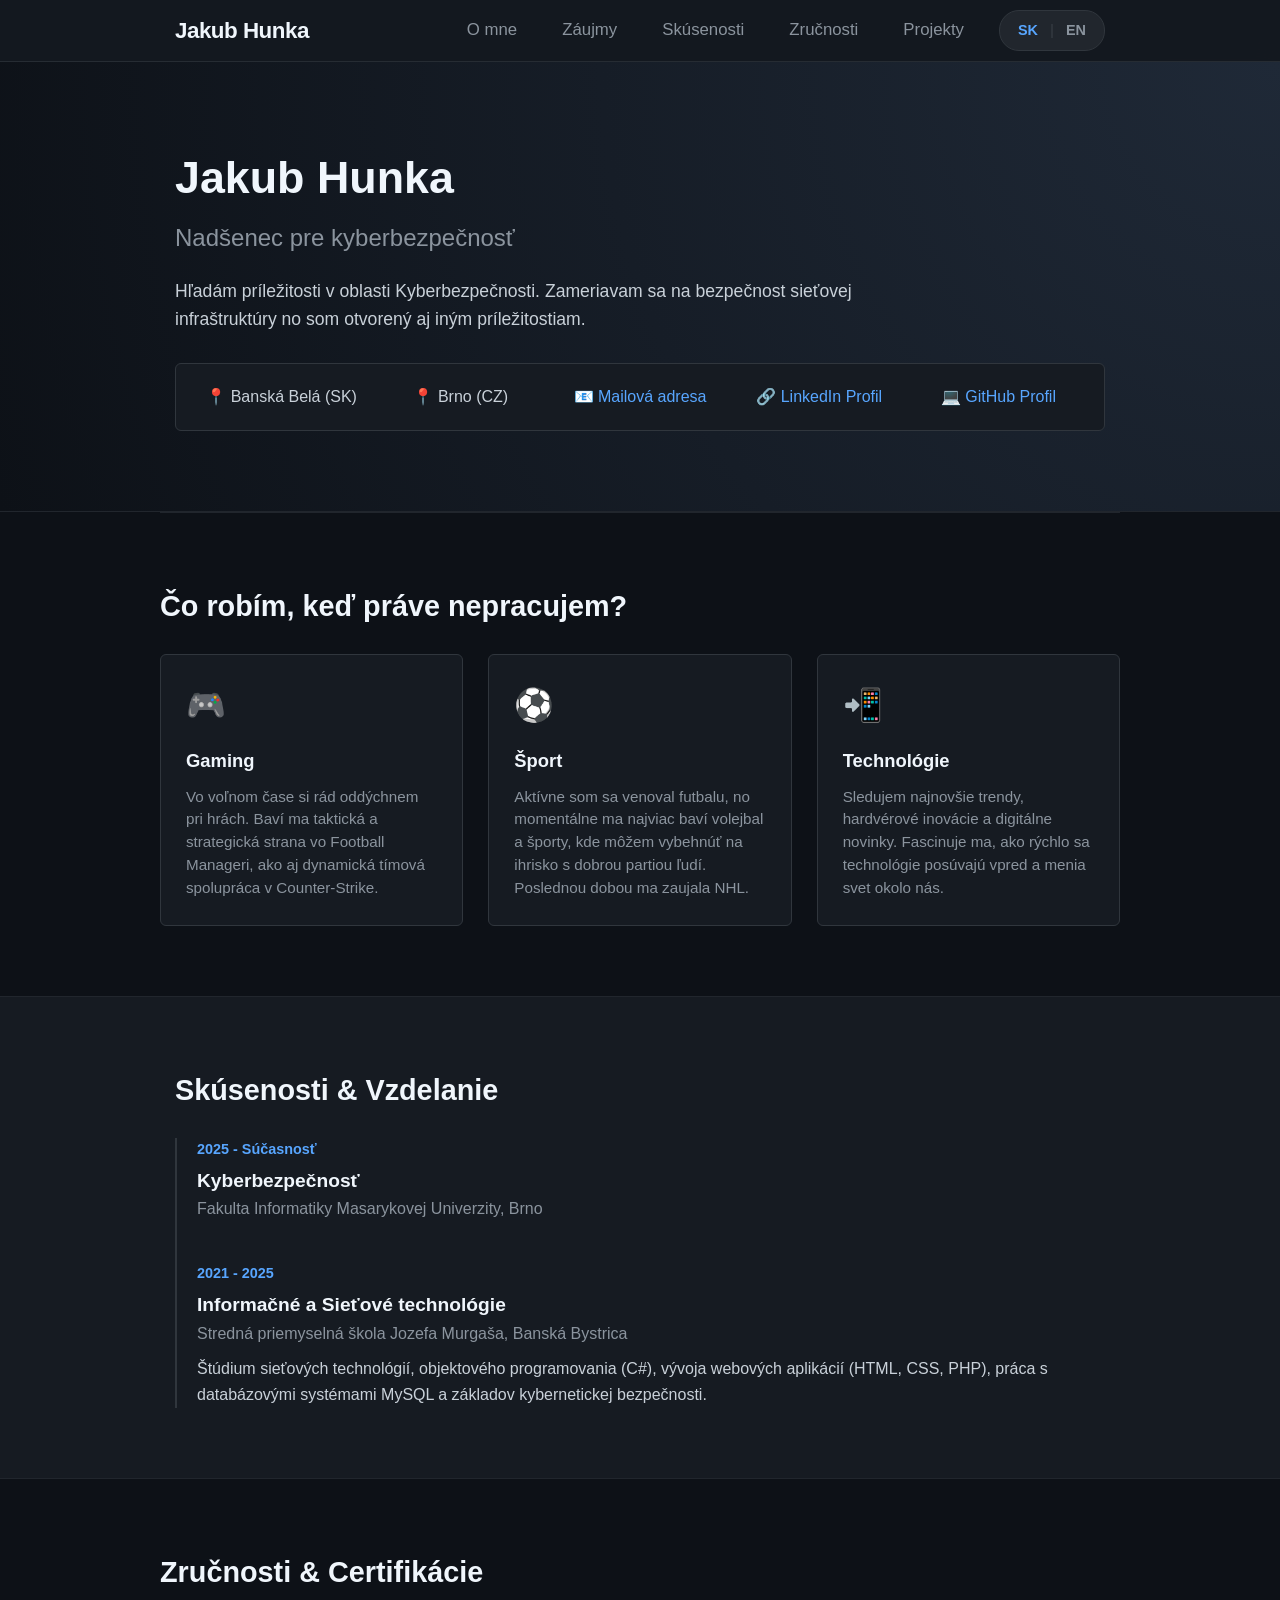
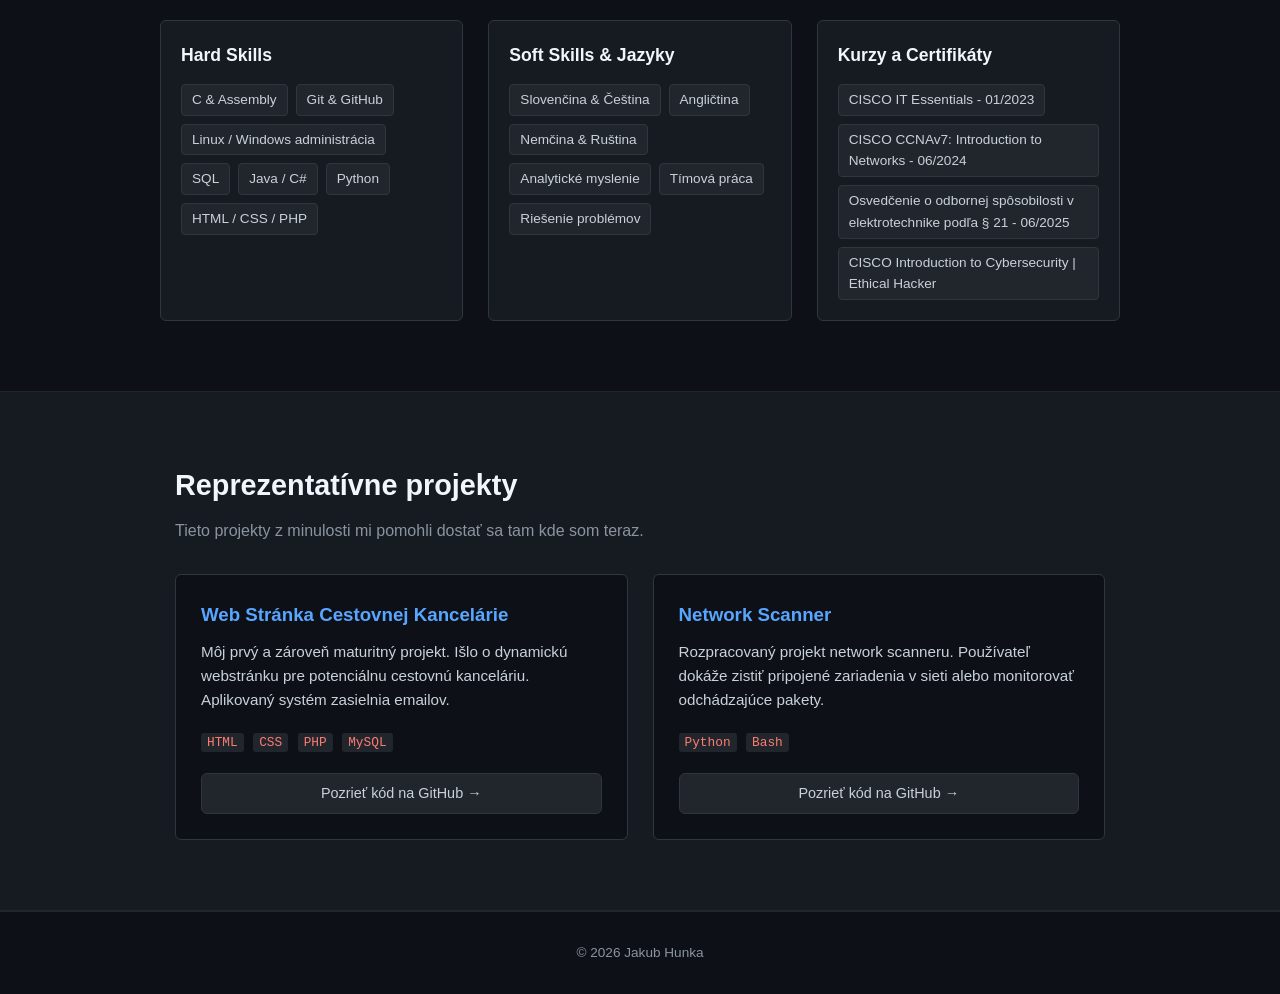
<file: index.html>
<!DOCTYPE html>
<html lang="sk">
<head>
    <!-- Google tag (gtag.js) -->
    <script async src="https://www.googletagmanager.com/gtag/js?id=G-4S1DSE2SJJ"></script>
    <script>
      window.dataLayer = window.dataLayer || [];
      function gtag(){dataLayer.push(arguments);}
      gtag('js', new Date());
    
      gtag('config', 'G-4S1DSE2SJJ');
    </script>
    <meta charset="UTF-8">
    <meta name="viewport" content="width=device-width, initial-scale=1.0">
    <title>Jakub Hunka | Cybersecurity enthusiast</title>
    <link rel="stylesheet" href="style.css">
    <link rel="icon" href="data:image/svg+xml,<svg xmlns='http://www.w3.org/2000/svg' viewBox='0 0 100 100'><text y='0.9em' font-size='90'>🛡️</text></svg>">
<body>

    <header>
        <nav class="container">
            <div class="logo">Jakub Hunka</div>
            
            <div class="nav-right">
                <ul class="nav-links">
                    <li><a href="#hero">O mne</a></li>
                    <li><a href="#interests">Záujmy</a></li>
                    <li><a href="#experience">Skúsenosti</a></li>
                    <li><a href="#skills">Zručnosti</a></li>
                    <li><a href="#projects">Projekty</a></li>
                </ul>
                
                <div class="lang-switch">
                    <a href="index.html" class="lang-btn active">SK</a>
                    <span class="lang-divider">|</span>
                    <a href="en.html" class="lang-btn">EN</a>
                </div>
            </div>
        </nav>
    </header>

    
    <section id="hero" class="hero">
        <div class="container hero-grid">
            <div class="hero-text">
                <h1>Jakub Hunka</h1>
                <h2> Nadšenec pre kyberbezpečnosť</h2>
                <p class="tagline">Hľadám príležitosti v oblasti Kyberbezpečnosti. Zameriavam sa na bezpečnost sieťovej infraštruktúry no som otvorený aj iným príležitostiam.</p>
                
                <div class="quick-contact">
                    <p>📍 Banská Belá (SK)</p>
                    <p>📍 Brno (CZ)</p>
                    <p>📧 <a href="mailto:heroxxsvk@gmail.com">Mailová adresa</a></p>
                    <p>🔗 <a href="https://www.linkedin.com/in/jakub-hunka-9722633a0/" target="_blank">LinkedIn Profil</a></p>
                    <p>💻 <a href="https://github.com/HeroXXSK" target="_blank">GitHub Profil</a></p>
                </div>
            </div>
        </div>
    </section>

    <!--<section id="about" class="container section">
    </section>-->
    <section id="interests" class="container section border-top">
        <h2>Čo robím, keď práve nepracujem?</h2>
        
        <div class="interests-grid">
            <div class="interest-card">
                <span class="interest-icon">🎮</span>
                <h3>Gaming</h3>
                <p>Vo voľnom čase si rád oddýchnem pri hrách. Baví ma taktická a strategická strana vo Football Manageri, ako aj dynamická tímová spolupráca v Counter-Strike.</p>
            </div>

            <div class="interest-card">
                <span class="interest-icon">⚽</span>
                <h3>Šport</h3>
                <p>Aktívne som sa venoval futbalu, no momentálne ma najviac baví volejbal a športy, kde môžem vybehnúť na ihrisko s dobrou partiou ľudí. Poslednou dobou ma zaujala NHL.</p>
            </div>

            <div class="interest-card">
                <span class="interest-icon">📲</span>
                <h3>Technológie</h3>
                <p>Sledujem najnovšie trendy, hardvérové inovácie a digitálne novinky. Fascinuje ma, ako rýchlo sa technológie posúvajú vpred a menia svet okolo nás.</p>
            </div>
        </div>
    </section>

    <section id="experience" class="bg-dark-accent section">
        <div class="container">
            <h2>Skúsenosti & Vzdelanie</h2>
            <div class="timeline">
                
                <div class="timeline-item">
                    <div class="timeline-date">2025 - Súčasnosť</div>
                    <div class="timeline-content">
                        <h3>Kyberbezpečnosť</h3>
                        <h4>Fakulta Informatiky Masarykovej Univerzity, Brno</h4>
                        <p></p>
                    </div>
                </div>

                <div class="timeline-item">
                    <div class="timeline-date">2021 - 2025</div>
                    <div class="timeline-content">
                        <h3>Informačné a Sieťové technológie</h3>
                        <h4>Stredná priemyselná škola Jozefa Murgaša, Banská Bystrica</h4>
                        <p>Štúdium sieťových technológií, objektového programovania (C#), vývoja webových aplikácií (HTML, CSS, PHP), práca s databázovými systémami MySQL a základov kybernetickej bezpečnosti.</p>
                    </div>
                </div>

            </div>
        </div>
    </section>

    <section id="skills" class="container section">
        <h2>Zručnosti & Certifikácie</h2>
        <div class="skills-grid">
            
            <div class="skill-card">
                <h3>Hard Skills</h3>
                <div class="skill-tags">
                    <span class="no-tooltip" data-tooltip="">C & Assembly</span>
                    <span class="no-tooltip" data-tooltip="">Git & GitHub</span>
                    <span class="no-tooltip" data-tooltip="">Linux / Windows administrácia</span>
                    <span class="no-tooltip" data-tooltip="">SQL</span>
                    <span class="no-tooltip" data-tooltip="">Java / C#</span>
                    <span class="no-tooltip" data-tooltip="">Python</span>
                    <span class="no-tooltip" data-tooltip="">HTML / CSS / PHP </span>
                </div>
            </div>

            <div class="skill-card">
                <h3>Soft Skills & Jazyky</h3>
                <div class="skill-tags">
                    <span class="no-tooltip" data-tooltip="Rodný jazyk">Slovenčina & Čeština</span>
                    <span class="no-tooltip" data-tooltip="">Angličtina</span>
                    <span class="no-tooltip" data-tooltip="">Nemčina & Ruština</span>
                    <span class="no-tooltip" data-tooltip="">Analytické myslenie</span>
                    <span class="no-tooltip" data-tooltip="">Tímová práca</span>
                    <span class="no-tooltip" data-tooltip="">Riešenie problémov</span>
                </div>
            </div>

            <div class="skill-card">
                <h3>Kurzy a Certifikáty</h3>
                <div class="skill-tags">
                    <span class="no-tooltip">CISCO IT Essentials - 01/2023</span>
                    <span class="no-tooltip">CISCO CCNAv7: Introduction to Networks - 06/2024</span>
                    <span class="no-tooltip">Osvedčenie o odbornej spôsobilosti v elektrotechnike podľa § 21 - 06/2025</span>
                    <span class="no-tooltip">CISCO Introduction to Cybersecurity | Ethical Hacker</span>
                </div>
            </div>

        </div>
    </section>

    <section id="projects" class="bg-dark-accent section">
        <div class="container">
            <h2>Reprezentatívne projekty</h2>
            <p class="section-intro">Tieto projekty z minulosti mi pomohli dostať sa tam kde som teraz.</p>
            
            <div class="projects-grid">
                
                <div class="project-box">
                    <h3>Web Stránka Cestovnej Kancelárie</h3>
                    <p>Môj prvý a zároveň maturitný projekt. Išlo o dynamickú webstránku pre potenciálnu cestovnú kanceláriu. Aplikovaný systém zasielnia emailov.</p>
                    <div class="project-tech">
                        <code>HTML</code> <code>CSS</code> <code>PHP</code> <code>MySQL</code>
                    </div>
                    <a href="https://github.com/HeroXXSK/MaturitnyProjekt" class="github-btn" target="_blank">Pozrieť kód na GitHub &rarr;</a>
                </div>

                <div class="project-box">
                    <h3>Network Scanner</h3>
                    <p>Rozpracovaný projekt network scanneru. Používateľ dokáže zistiť pripojené zariadenia v sieti alebo monitorovať odchádzajúce pakety.</p>
                    <div class="project-tech">
                        <code>Python</code> <code>Bash</code>
                    </div>
                    <a href="https://github.com/HeroXXSK/network-scanner" class="github-btn" target="_blank">Pozrieť kód na GitHub &rarr;</a>
                </div>

            </div>
        </div>
    </section>

    <!-- Pätička -->
    <footer>
        <div class="container footer-content">
            <p>&copy; 2026 Jakub Hunka</p>
        </div>
    </footer>

</body>
</html>
</file>
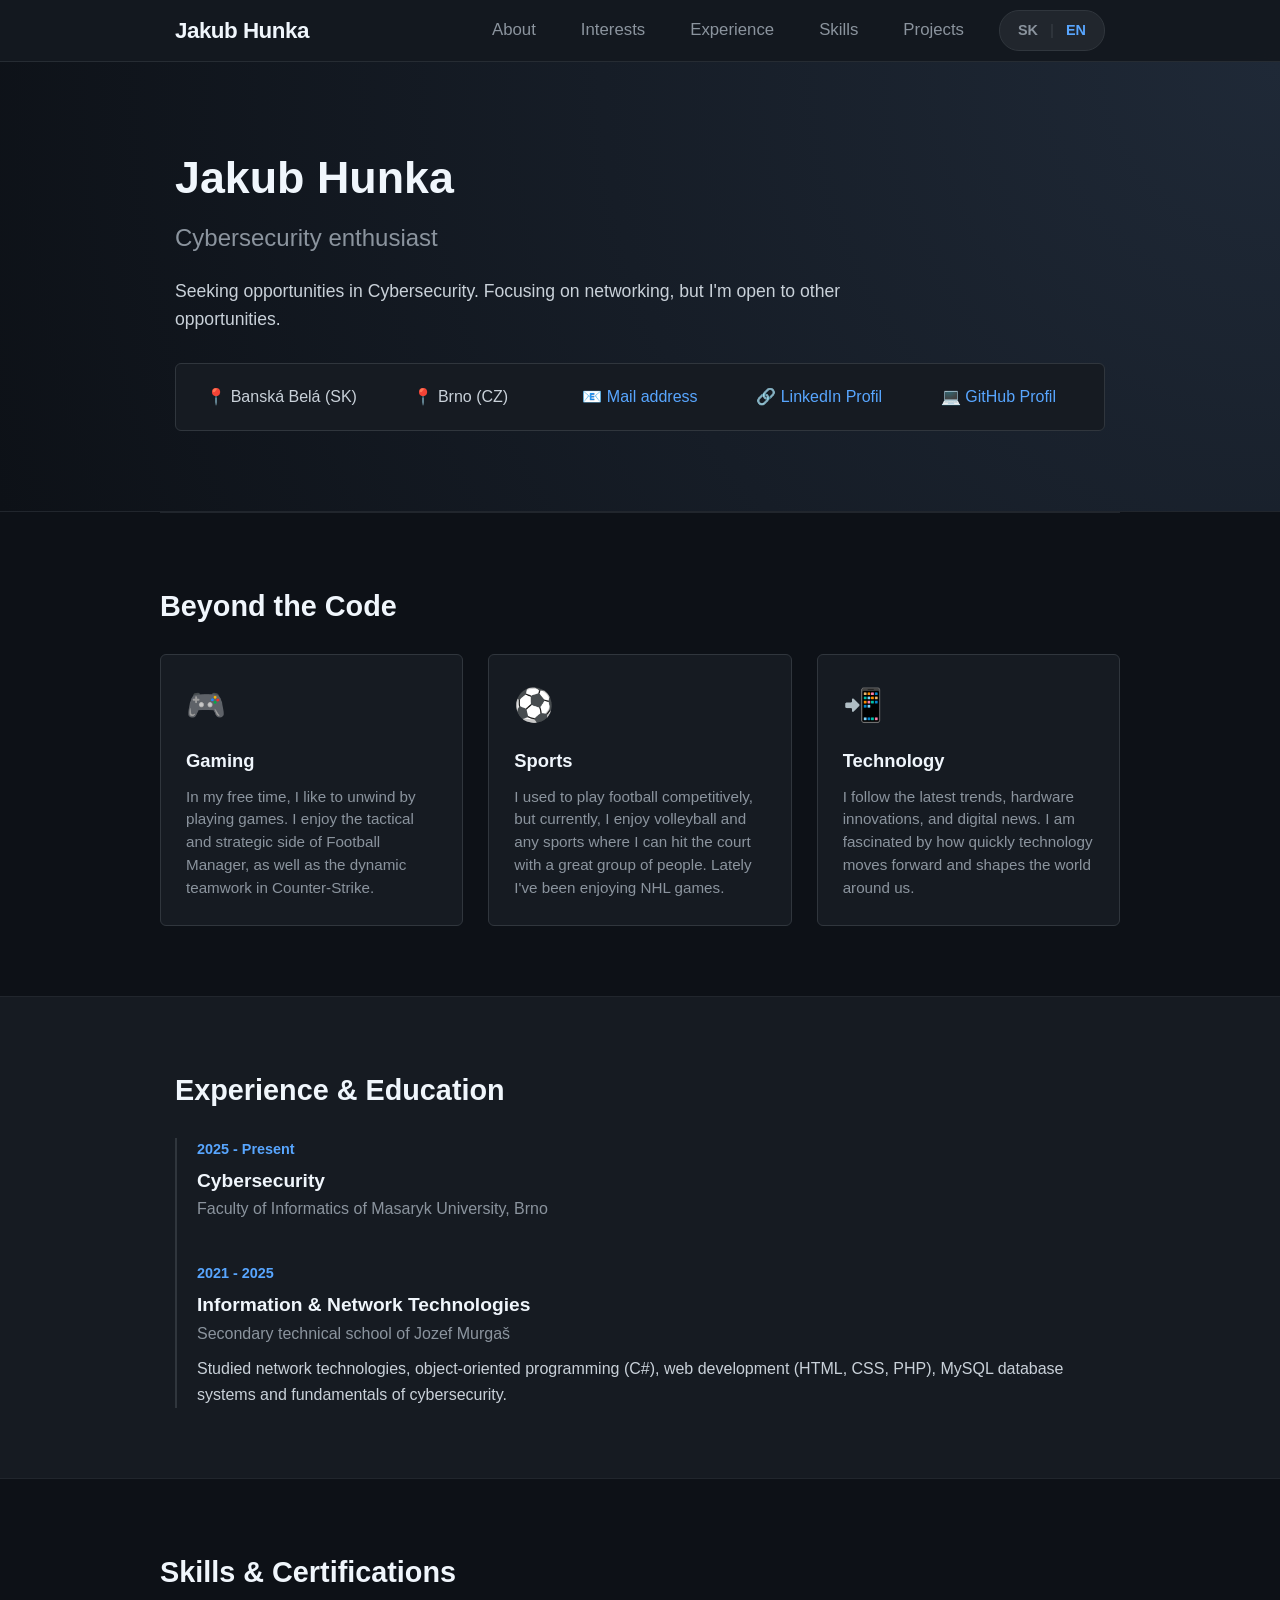
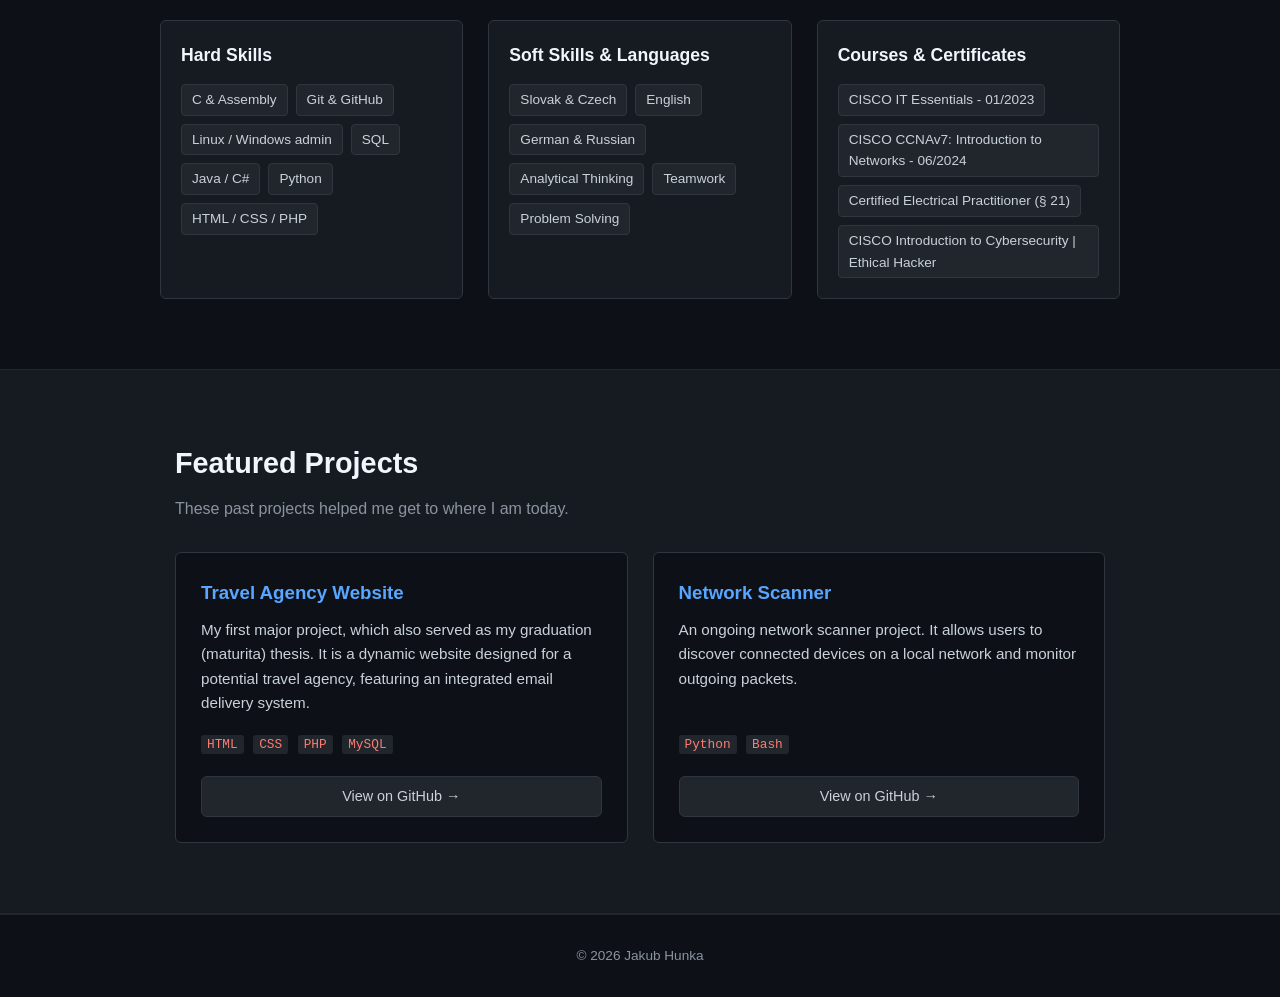
<file: en.html>
<!DOCTYPE html>
<html lang="en">
<head>
    <!-- Google tag (gtag.js) -->
    <script async src="https://www.googletagmanager.com/gtag/js?id=G-4S1DSE2SJJ"></script>
    <script>
      window.dataLayer = window.dataLayer || [];
      function gtag(){dataLayer.push(arguments);}
      gtag('js', new Date());
    
      gtag('config', 'G-4S1DSE2SJJ');
    </script>
    <meta charset="UTF-8">
    <meta name="viewport" content="width=device-width, initial-scale=1.0">
    <title>Jakub Hunka | Cybersecurity enthusiast</title>
    <link rel="stylesheet" href="style.css">
    <link rel="icon" href="data:image/svg+xml,<svg xmlns='http://www.w3.org/2000/svg' viewBox='0 0 100 100'><text y='0.9em' font-size='90'>🛡️</text></svg>">
</head>
<body>

    <header>
        <nav class="container">
            <div class="logo">Jakub Hunka</div>
            
            <div class="nav-right">
                <ul class="nav-links">
                    <li><a href="#hero">About</a></li>
                    <li><a href="#interests">Interests</a></li>
                    <li><a href="#experience">Experience</a></li>
                    <li><a href="#skills">Skills</a></li>
                    <li><a href="#projects">Projects</a></li>
                </ul>
                
                <div class="lang-switch">
                    <a href="index.html" class="lang-btn">SK</a>
                    <span class="lang-divider">|</span>
                    <a href="en.html" class="lang-btn active">EN</a>
                </div>
            </div>
        </nav>
    </header>

    <section id="hero" class="hero">
        <div class="container hero-grid">
            <div class="hero-text">
                <h1>Jakub Hunka</h1>
                <h2>Cybersecurity enthusiast</h2>
                <p class="tagline">Seeking opportunities in Cybersecurity. Focusing on networking, but I'm open to other opportunities.</p>
                
                <div class="quick-contact">
                    <p>📍 Banská Belá (SK)</p>
                    <p>📍 Brno (CZ)</p>
                    <p>📧 <a href="mailto:heroxxsvk@gmail.com">Mail address</a></p>
                    <p>🔗 <a href="https://www.linkedin.com/in/jakub-hunka-9722633a0/" target="_blank">LinkedIn Profil</a></p>
                    <p>💻 <a href="https://github.com/HeroXXSK" target="_blank">GitHub Profil</a></p>
                </div>
            </div>
        </div>
    </section>

    <!--
    <section id="about" class="container section">
        <h2>Professional Summary</h2>
        <p></p>
    </section>-->
    <section id="interests" class="container section border-top">
        <h2>Beyond the Code</h2>
        
        <div class="interests-grid">
            <div class="interest-card">
                <span class="interest-icon">🎮</span>
                <h3>Gaming</h3>
                <p>In my free time, I like to unwind by playing games. I enjoy the tactical and strategic side of Football Manager, as well as the dynamic teamwork in Counter-Strike.</p>
            </div>
        
            <div class="interest-card">
                <span class="interest-icon">⚽</span>
                <h3>Sports</h3>
                <p>I used to play football competitively, but currently, I enjoy volleyball and any sports where I can hit the court with a great group of people. Lately I've been enjoying NHL games.</p>
            </div>
        
            <div class="interest-card">
                <span class="interest-icon">📲</span>
                <h3>Technology</h3>
                <p>I follow the latest trends, hardware innovations, and digital news. I am fascinated by how quickly technology moves forward and shapes the world around us.</p>
            </div>
        </div>
    </section>

    <section id="experience" class="bg-dark-accent section">
        <div class="container">
            <h2>Experience & Education</h2>
            <div class="timeline">
                
                <div class="timeline-item">
                    <div class="timeline-date">2025 - Present</div>
                    <div class="timeline-content">
                        <h3>Cybersecurity</h3>
                        <h4>Faculty of Informatics of Masaryk University, Brno</h4>
                        <p></p>
                    </div>
                </div>

                <div class="timeline-item">
                    <div class="timeline-date">2021 - 2025</div>
                    <div class="timeline-content">
                        <h3>Information & Network Technologies </h3>
                        <h4>Secondary technical school of Jozef Murgaš</h4>
                        <p>Studied network technologies, object-oriented programming (C#), web development (HTML, CSS, PHP), MySQL database systems and fundamentals of cybersecurity.</p>
                    </div>
                </div>

            </div>
        </div>
    </section>

    <section id="skills" class="container section">
        <h2>Skills & Certifications</h2>
        <div class="skills-grid">
            
            <div class="skill-card">
                <h3>Hard Skills</h3>
                <div class="skill-tags">
                    <span class="no-tooltip" data-tooltip="">C & Assembly</span>
                    <span class="no-tooltip" data-tooltip="">Git & GitHub</span>
                    <span class="no-tooltip" data-tooltip="">Linux / Windows admin</span>
                    <span class="no-tooltip" data-tooltip="">SQL</span>
                    <span class="no-tooltip" data-tooltip="">Java / C#</span>
                    <span class="no-tooltip" data-tooltip="">Python</span>
                    <span class="no-tooltip" data-tooltip="">HTML / CSS / PHP </span>
                </div>
            </div>

            <div class="skill-card">
                <h3>Soft Skills & Languages</h3>
                <div class="skill-tags">
                    <span class="no-tooltip" data-tooltip="Native speaker">Slovak & Czech</span>
                    <span class="no-tooltip" data-tooltip="">English</span>
                    <span class="no-tooltip" data-tooltip="">German & Russian</span>
                    <span class="no-tooltip" data-tooltip="">Analytical Thinking</span>
                    <span class="no-tooltip" data-tooltip="">Teamwork</span>
                    <span class="no-tooltip" data-tooltip="">Problem Solving</span>
                </div>
            </div>

            <div class="skill-card">
                <h3>Courses & Certificates</h3>
                <div class="skill-tags">
                    <span class="no-tooltip">CISCO IT Essentials - 01/2023</span>
                    <span class="no-tooltip">CISCO CCNAv7: Introduction to Networks - 06/2024</span>
                    <span class="no-tooltip">Certified Electrical Practitioner (§ 21)</span>
                    <span class="no-tooltip">CISCO Introduction to Cybersecurity | Ethical Hacker</span>
                </div>
            </div>

        </div>
    </section>

    <section id="projects" class="bg-dark-accent section">
        <div class="container">
            <h2>Featured Projects</h2>
            <p class="section-intro">These past projects helped me get to where I am today.</p>
            
            <div class="projects-grid">
    
            <div class="project-box">
                <h3>Travel Agency Website</h3>
                <p>My first major project, which also served as my graduation (maturita) thesis. It is a dynamic website designed for a potential travel agency, featuring an integrated email delivery system.</p>
                <div class="project-tech">
                    <code>HTML</code> <code>CSS</code> <code>PHP</code> <code>MySQL</code>
                </div>
                <a href="https://github.com/HeroXXSK/MaturitnyProjekt" class="github-btn" target="_blank">View on GitHub &rarr;</a>
            </div>
        
            <div class="project-box">
                <h3>Network Scanner</h3>
                <p>An ongoing network scanner project. It allows users to discover connected devices on a local network and monitor outgoing packets.</p>
                <div class="project-tech">
                    <code>Python</code> <code>Bash</code>
                </div>
                <a href="https://github.com/HeroXXSK/network-scanner" class="github-btn" target="_blank">View on GitHub &rarr;</a>
            </div>

            </div>
        </div>
    </section>

    <footer>
        <div class="container footer-content">
            <p>&copy; 2026 Jakub Hunka</p>
        </div>
    </footer>

</body>
</html>
</file>
<file: style.css>
/* Základné resety */
* {
    margin: 0;
    padding: 0;
    box-sizing: border-box;
}

html {
    scroll-behavior: smooth;
}

body {
    font-family: -apple-system, BlinkMacSystemFont, "Segoe UI", Roboto, Helvetica, Arial, sans-serif;
    line-height: 1.6;
    background-color: #0d1117; /* GitHub dark bg */
    color: #c9d1d9;
}

.container {
    width: 90%;
    max-width: 960px;
    margin: 0 auto;
    padding: 0 15px;
}

/* Navigácia */

.accent {
    color: #58a6ff;
}

.nav-links li {
    margin-left: 20px;
}

header {
    background-color: rgba(22, 27, 34, 0.85); 
    backdrop-filter: blur(12px); 
    -webkit-backdrop-filter: blur(12px);
    position: sticky;
    top: 0;
    z-index: 1000;
    border-bottom: 1px solid rgba(48, 54, 61, 0.7);
    padding: 10px 0; 
}

nav {
    display: flex;
    justify-content: space-between;
    align-items: center;
}

.logo {
    font-size: 1.4rem; 
    font-weight: 800;
    letter-spacing: -0.5px;
    color: #f0f6fc;
}

/* Pravá strana navigácie (odkazy + jazyky) */
.nav-right {
    display: flex;
    align-items: center;
    gap: 35px; 
}

.nav-links {
    display: flex;
    list-style: none;
    gap: 25px; 
}

.nav-links a {
    color: #8b949e;
    text-decoration: none;
    font-size: 1.05rem; 
    font-weight: 500;
    padding: 6px 0;
    position: relative;
    transition: color 0.2s ease;
}

/* Animovaná linka pod odkazom pri hoveri */
.nav-links a::after {
    content: '';
    position: absolute;
    width: 0;
    height: 2px;
    bottom: 0;
    left: 0;
    background-color: #58a6ff;
    transition: width 0.2s ease;
}

.nav-links a:hover {
    color: #f0f6fc;
}

.nav-links a:hover::after {
    width: 100%;
}

/* Jazykový prepínač */
.lang-switch {
    display: flex;
    align-items: center;
    background-color: #21262d;
    padding: 6px 14px;
    border-radius: 20px; 
    border: 1px solid #30363d;
    font-size: 0.9rem;
    font-weight: 600;
}

.lang-btn {
    color: #8b949e;
    text-decoration: none;
    transition: color 0.2s;
    padding: 2px 4px;
}

.lang-btn:hover {
    color: #58a6ff;
}

.lang-btn.active {
    color: #58a6ff; 
}

.lang-divider {
    color: #30363d;
    margin: 0 8px;
    user-select: none;
}

/* Doplnenie pre responzivitu, aby prepínač nezmizol na mobile */
@media (max-width: 600px) {
    .nav-links { 
        display: none; 
    }
    .nav-right {
        gap: 0;
    }
}

/* Hero sekcia s kontaktom */
.hero {
    padding: 80px 0;
    background: radial-gradient(circle at top right, #1f2937, #0d1117);
    border-bottom: 1px solid #21262d;
}

.hero-text h1 {
    font-size: 2.8rem;
    color: #f0f6fc;
    margin-bottom: 5px;
}

.hero-text h2 {
    font-size: 1.5rem;
    color: #8b949e;
    font-weight: 400;
    margin-bottom: 20px;
}

.tagline {
    font-size: 1.1rem;
    max-width: 700px;
    margin-bottom: 30px;
}

.quick-contact {
    display: grid;
    grid-template-columns: repeat(auto-fit, minmax(170px, 1fr));
    gap: 8px;
    background-color: #161b22;
    padding: 20px;
    border-radius: 6px;
    border: 1px solid #30363d;
    text-align: center;
}

.quick-contact a {
    color: #58a6ff;
    text-decoration: none;
}

.quick-contact a:hover {
    text-decoration: underline;
}

/* Sekcie obecne */
.section {
    padding: 70px 0;
}

.section h2 {
    font-size: 1.8rem;
    color: #f0f6fc;
    margin-bottom: 25px;
}

.section-intro {
    margin-top: -15px;
    margin-bottom: 30px;
    color: #8b949e;
}

.bg-dark-accent {
    background-color: #161b22;
    border-top: 1px solid #21262d;
    border-bottom: 1px solid #21262d;
}
.border-top {
    border-top: 1px solid #21262d;
}

.interests-grid {
    display: grid;
    grid-template-columns: repeat(auto-fit, minmax(250px, 1fr));
    gap: 25px;
    margin-top: 20px;
}

.interest-card {
    background-color: #161b22;
    padding: 25px;
    border-radius: 6px;
    border: 1px solid #30363d;
    transition: transform 0.2s ease, border-color 0.2s ease;
}

.interest-card:hover {
    transform: translateY(-3px);
    border-color: #58a6ff; 
}

.interest-icon {
    font-size: 2rem;
    display: block;
    margin-bottom: 15px;
}

.interest-card h3 {
    color: #f0f6fc;
    font-size: 1.15rem;
    margin-bottom: 10px;
}

.interest-card p {
    font-size: 0.95rem;
    color: #8b949e;
    line-height: 1.5;
}

/* Časová os (Skúsenosti a Vzdelanie) */
.timeline {
    position: relative;
    border-left: 2px solid #30363d;
    padding-left: 20px;
}

.timeline-item {
    position: relative;
    margin-bottom: 40px;
}

.timeline-item:last-child {
    margin-bottom: 0;
}

.timeline-date {
    font-weight: 600;
    color: #58a6ff;
    font-size: 0.9rem;
    margin-bottom: 5px;
}

.timeline-content h3 {
    color: #f0f6fc;
    font-size: 1.2rem;
}

.timeline-content h4 {
    color: #8b949e;
    font-weight: 500;
    font-size: 1rem;
    margin-bottom: 10px;
}

/* Zručnosti */
.skills-grid {
    display: grid;
    grid-template-columns: repeat(auto-fit, minmax(280px, 1fr));
    gap: 25px;
}

.skill-card {
    background-color: #161b22;
    padding: 20px;
    border-radius: 6px;
    border: 1px solid #30363d;
}

.skill-card h3 {
    color: #f0f6fc;
    font-size: 1.1rem;
    margin-bottom: 15px;
}

.skill-tags {
    display: flex;
    flex-wrap: wrap;
    gap: 8px;
}

.skill-tags span {
    background-color: #21262d;
    color: #c9d1d9;
    padding: 4px 10px;
    border-radius: 4px;
    font-size: 0.85rem;
    border: 1px solid #30363d;
    position: relative;
    cursor: help;
}
.skill-tags span::before{
    content: attr(data-tooltip);
    position: absolute;
    bottom: 130%;
    left: 50%;
    transform: translateX(-50%) translateY(10px);
    background-color: #161b22;
    color: #c9d1d9;
    padding: 8px 12px;
    font-size: 0.8rem;
    border-radius: 6px;
    border: 1px solid #30363d;
    white-space: nowrap;
    box-shadow: 0 4px 12px rgba(0, 0, 0, 0.5);
    opacity: 0;
    pointer-events: none;
    transition: opacity 0.2s ease, transform 0.2s ease;
    z-index: 10;
}
.skill-tags span::after {
    content: '';
    position: absolute;
    bottom: 115%;
    left: 50%;
    transform: translateX(-50%) translateY(10px);
    border-width: 6px;
    border-style: solid;
    border-color: #30363d transparent transparent transparent;
    opacity: 0;
    pointer-events: none;
    transition: opacity 0.2s ease, transform 0.2s ease;
    z-index: 10;
}
.skill-tags span:hover::before,
.skill-tags span:hover::after {
    opacity: 1;
    transform: translateX(-50%) translateY(0);
}
.skill-tags span.no-tooltip {
    cursor: default;
}
.skill-tags span.no-tooltip:hover::before,
.skill-tags span.no-tooltip:hover::after {
    display: none !important;
    opacity: 0 !important;
    visibility: hidden !important;
}
.skill-tags .skill-lvl-adv {
    border-color: #388bfd;
    color: #58a6ff;
    background-color: rgba(56, 139, 253, 0.1);
}
.skill-tags .skill-lvl-int {
    border-color: #30a14e;
    color: #7ee787;
    background-color: rgba(48, 161, 78, 0.1);
}
.skill-tags .skill-lvl-beg {
    border-color: #8b949e;
    color: #c9d1d9;
    background-color: rgba(139, 148, 158, 0.1);
}


/* Projekty */
.projects-grid {
    display: grid;
    grid-template-columns: repeat(auto-fit, minmax(320px, 1fr));
    gap: 25px;
}

.project-box {
    background-color: #0d1117;
    padding: 25px;
    border-radius: 6px;
    border: 1px solid #30363d;
    display: flex;
    flex-direction: column;
    justify-content: space-between;
}

.project-box h3 {
    color: #58a6ff;
    margin-bottom: 10px;
}

.project-box p {
    font-size: 0.95rem;
    margin-bottom: 15px;
    flex-grow: 1;
}

.project-tech {
    margin-bottom: 20px;
}

.project-tech code {
    background-color: #21262d;
    padding: 2px 6px;
    border-radius: 3px;
    font-size: 0.8rem;
    margin-right: 5px;
    color: #ff7b72;
}

.github-btn {
    display: inline-block;
    text-decoration: none;
    color: #c9d1d9;
    background-color: #21262d;
    padding: 8px 16px;
    border-radius: 6px;
    border: 1px solid #30363d;
    font-size: 0.9rem;
    text-align: center;
    transition: background-color 0.2s, border-color 0.2s;
}

.github-btn:hover {
    background-color: #30363d;
    border-color: #8b949e;
}

/* Pätička */
footer {
    padding: 30px 0;
    text-align: center;
    font-size: 0.85rem;
    color: #8b949e;
    border-top: 1px solid #21262d;
}

/* Mobilné zobrazenie */
@media (max-width: 600px) {
    .hero-text h1 { font-size: 2rem; }
    .nav-links { display: none; }
}
</file>
